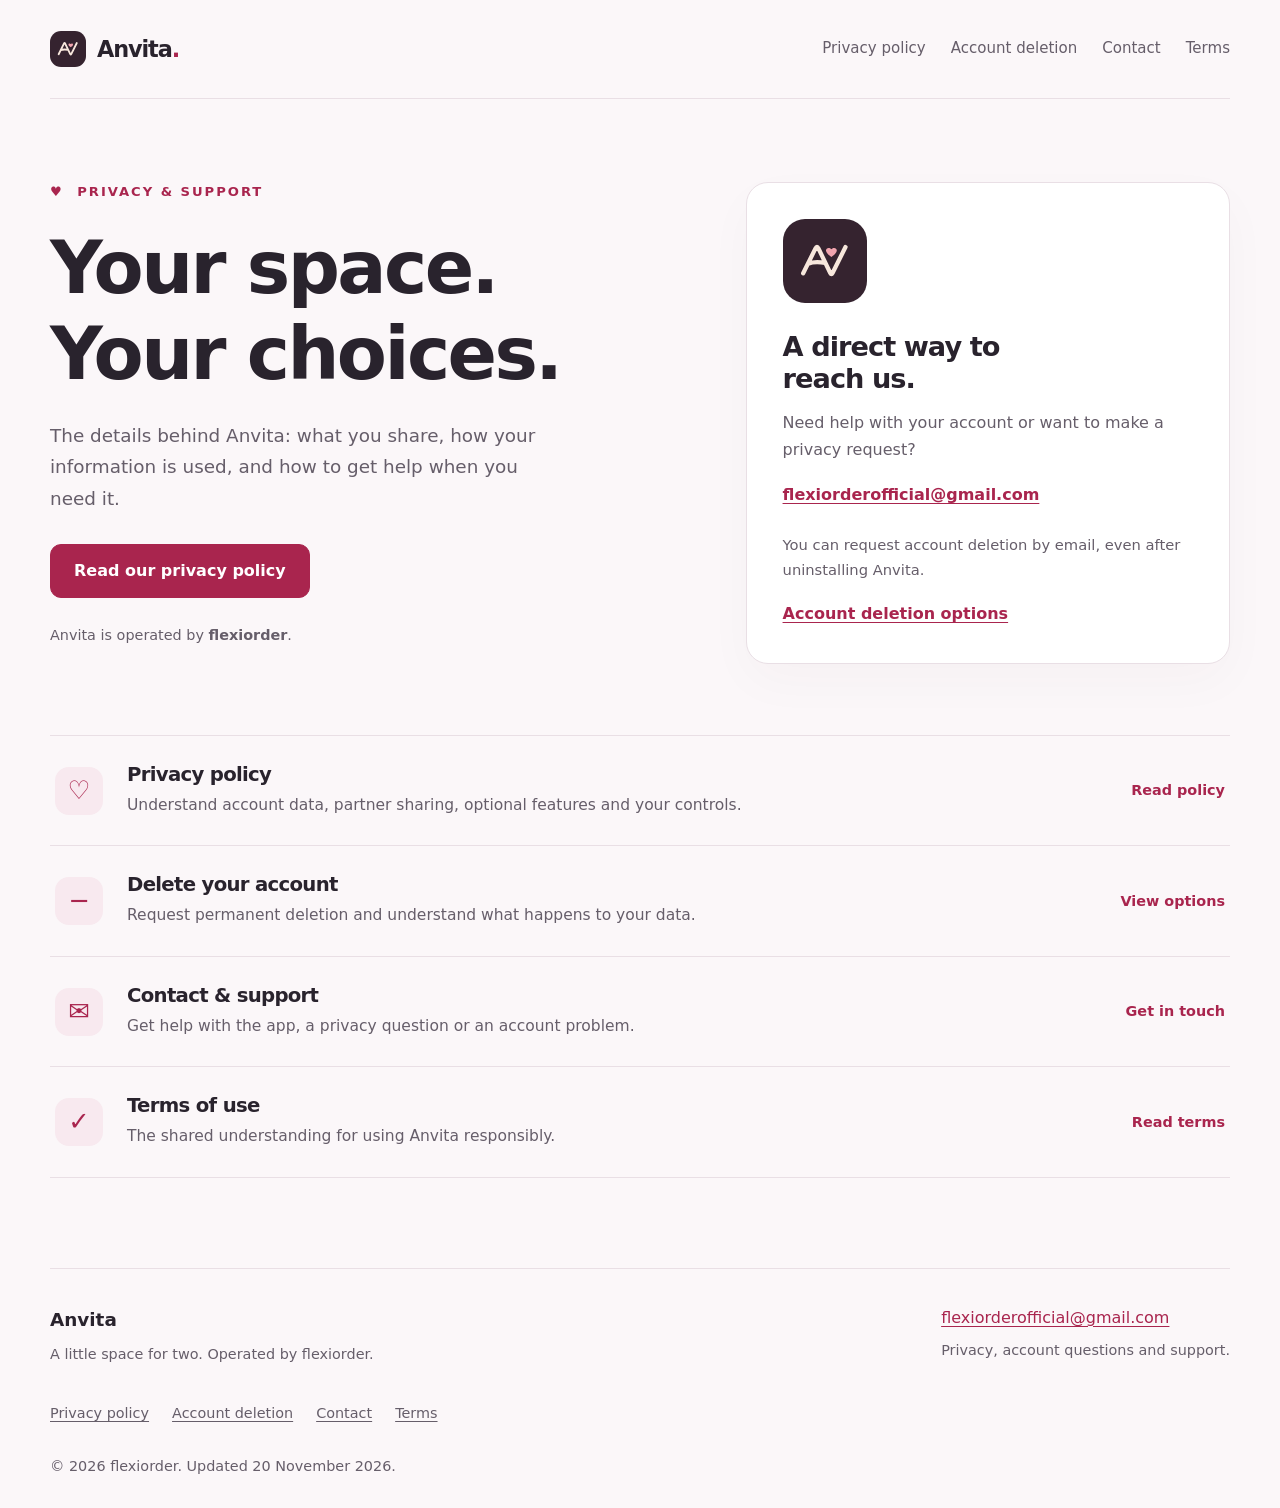
<file: index.html>
<!doctype html>
<html lang="en">
<head>
  <meta charset="utf-8">
  <meta name="viewport" content="width=device-width, initial-scale=1">
  <meta name="description" content="Anvita privacy policy, account deletion instructions and support contact. Operated by flexiorder.">
  <meta name="theme-color" content="#fbf7f9">
  <meta name="referrer" content="strict-origin-when-cross-origin">
  <title>Privacy &amp; support · Anvita</title>
  <link rel="icon" href="./favicon.svg" type="image/svg+xml">
  <link rel="stylesheet" href="./styles.css">
</head>
<body>
<a class="skip-link" href="#main">Skip to content</a>
<header class="site-header">
  <a class="brand" href="./" aria-label="Anvita home"><img src="./favicon.svg" width="36" height="36" alt=""><span>Anvita<span class="brand-dot">.</span></span></a>
  <nav class="main-nav" aria-label="Main navigation"><a href="./privacy/">Privacy policy</a><a href="./delete-account/">Account deletion</a><a href="./contact/">Contact</a><a href="./terms/">Terms</a></nav>
</header>
<main id="main" tabindex="-1" class="page">

<section class="welcome" aria-labelledby="welcome-title">
  <div><p class="eyebrow"><span class="small-heart" aria-hidden="true">♥</span> PRIVACY &amp; SUPPORT</p><h1 id="welcome-title">Your space.<br>Your choices.</h1><p class="lead">The details behind Anvita: what you share, how your information is used, and how to get help when you need it.</p><a class="button" href="./privacy/">Read our privacy policy</a><p class="publisher">Anvita is operated by <strong>flexiorder</strong>.</p></div>
  <aside class="quick-help" aria-label="Quick help"><img class="hero-heart" src="./favicon.svg" width="84" height="84" alt=""><h2>A direct way to reach us.</h2><p>Need help with your account or want to make a privacy request?</p><a class="email" href="mailto:flexiorderofficial@gmail.com">flexiorderofficial@gmail.com</a><p class="small">You can request account deletion by email, even after uninstalling Anvita.</p><a class="text-link" href="./delete-account/">Account deletion options</a></aside>
</section>
<section class="resource-list" aria-label="Your options">
  <a href="./privacy/"><span class="resource-symbol" aria-hidden="true">♡</span><div><h2>Privacy policy</h2><p>Understand account data, partner sharing, optional features and your controls.</p></div><span class="resource-action">Read policy</span></a>
  <a href="./delete-account/"><span class="resource-symbol" aria-hidden="true">−</span><div><h2>Delete your account</h2><p>Request permanent deletion and understand what happens to your data.</p></div><span class="resource-action">View options</span></a>
  <a href="./contact/"><span class="resource-symbol" aria-hidden="true">✉</span><div><h2>Contact &amp; support</h2><p>Get help with the app, a privacy question or an account problem.</p></div><span class="resource-action">Get in touch</span></a>
  <a href="./terms/"><span class="resource-symbol" aria-hidden="true">✓</span><div><h2>Terms of use</h2><p>The shared understanding for using Anvita responsibly.</p></div><span class="resource-action">Read terms</span></a>
</section>
</main>
<footer class="site-footer"><div><a class="footer-brand" href="./">Anvita</a><p>A little space for two. Operated by flexiorder.</p></div><div><a href="mailto:flexiorderofficial@gmail.com">flexiorderofficial@gmail.com</a><p>Privacy, account questions and support.</p></div><nav aria-label="Footer navigation"><a href="./privacy/">Privacy policy</a><a href="./delete-account/">Account deletion</a><a href="./contact/">Contact</a><a href="./terms/">Terms</a></nav><p class="copyright">© 2026 flexiorder. Updated 20 November 2026.</p></footer>
</body>
</html>
</file>
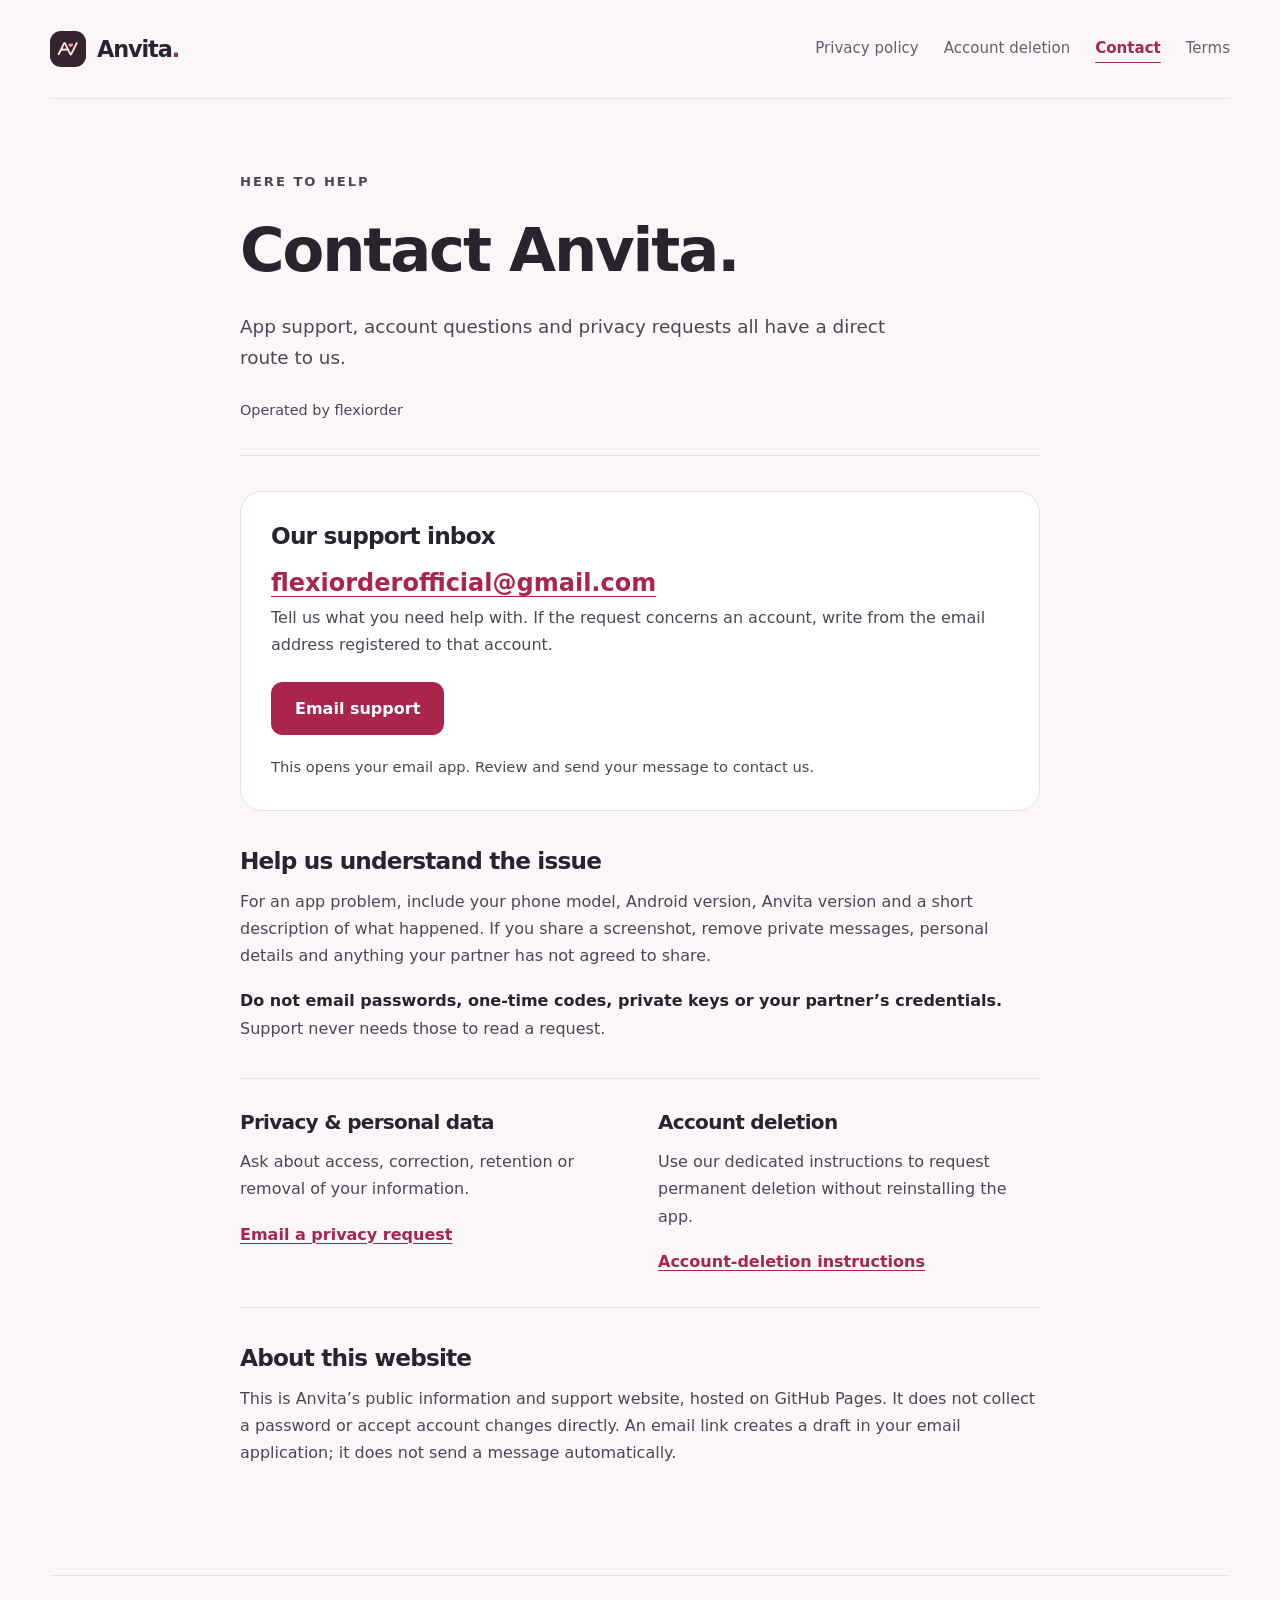
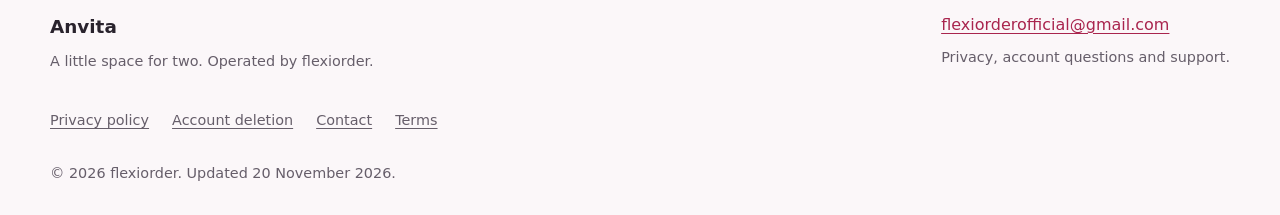
<file: contact/index.html>
<!doctype html>
<html lang="en">
<head>
  <meta charset="utf-8">
  <meta name="viewport" content="width=device-width, initial-scale=1">
  <meta name="description" content="Contact flexiorder for Anvita support, privacy questions and account deletion at flexiorderofficial@gmail.com.">
  <meta name="theme-color" content="#fbf7f9">
  <meta name="referrer" content="strict-origin-when-cross-origin">
  <title>Contact &amp; support · Anvita</title>
  <link rel="icon" href="../favicon.svg" type="image/svg+xml">
  <link rel="stylesheet" href="../styles.css">
</head>
<body>
<a class="skip-link" href="#main">Skip to content</a>
<header class="site-header">
  <a class="brand" href="../" aria-label="Anvita home"><img src="../favicon.svg" width="36" height="36" alt=""><span>Anvita<span class="brand-dot">.</span></span></a>
  <nav class="main-nav" aria-label="Main navigation"><a href="../privacy/">Privacy policy</a><a href="../delete-account/">Account deletion</a><a href="../contact/" aria-current="page">Contact</a><a href="../terms/">Terms</a></nav>
</header>
<main id="main" tabindex="-1" class="page">

<article class="document contact-document"><header class="document-header"><p class="eyebrow">HERE TO HELP</p><h1>Contact Anvita.</h1><p class="lead">App support, account questions and privacy requests all have a direct route to us.</p><p class="updated">Operated by flexiorder</p></header><section class="request-panel"><h2>Our support inbox</h2><a class="email large-email" href="mailto:flexiorderofficial@gmail.com">flexiorderofficial@gmail.com</a><p>Tell us what you need help with. If the request concerns an account, write from the email address registered to that account.</p><a class="button" href="mailto:flexiorderofficial@gmail.com?subject=Anvita%20support&amp;body=Please%20describe%20the%20issue%2C%20your%20app%20version%20and%20phone%20model.%20Do%20not%20include%20your%20password%2C%20one-time%20codes%20or%20private%20partner%20content.%0A%0AIssue%3A%0A">Email support</a><p class="small">This opens your email app. Review and send your message to contact us.</p></section><section><h2>Help us understand the issue</h2><p>For an app problem, include your phone model, Android version, Anvita version and a short description of what happened. If you share a screenshot, remove private messages, personal details and anything your partner has not agreed to share.</p><p><strong>Do not email passwords, one-time codes, private keys or your partner’s credentials.</strong> Support never needs those to read a request.</p></section><section class="contact-options"><div><h2>Privacy &amp; personal data</h2><p>Ask about access, correction, retention or removal of your information.</p><a class="text-link" href="mailto:flexiorderofficial@gmail.com?subject=Anvita%20privacy%20request&amp;body=I%20have%20a%20question%20or%20request%20about%20my%20personal%20data%20in%20Anvita.%0A%0ARequest%20details%3A%0A">Email a privacy request</a></div><div><h2>Account deletion</h2><p>Use our dedicated instructions to request permanent deletion without reinstalling the app.</p><a class="text-link" href="../delete-account/">Account-deletion instructions</a></div></section><section><h2>About this website</h2><p>This is Anvita’s public information and support website, hosted on GitHub Pages. It does not collect a password or accept account changes directly. An email link creates a draft in your email application; it does not send a message automatically.</p></section></article>
</main>
<footer class="site-footer"><div><a class="footer-brand" href="../">Anvita</a><p>A little space for two. Operated by flexiorder.</p></div><div><a href="mailto:flexiorderofficial@gmail.com">flexiorderofficial@gmail.com</a><p>Privacy, account questions and support.</p></div><nav aria-label="Footer navigation"><a href="../privacy/">Privacy policy</a><a href="../delete-account/">Account deletion</a><a href="../contact/" aria-current="page">Contact</a><a href="../terms/">Terms</a></nav><p class="copyright">© 2026 flexiorder. Updated 20 November 2026.</p></footer>
</body>
</html>
</file>
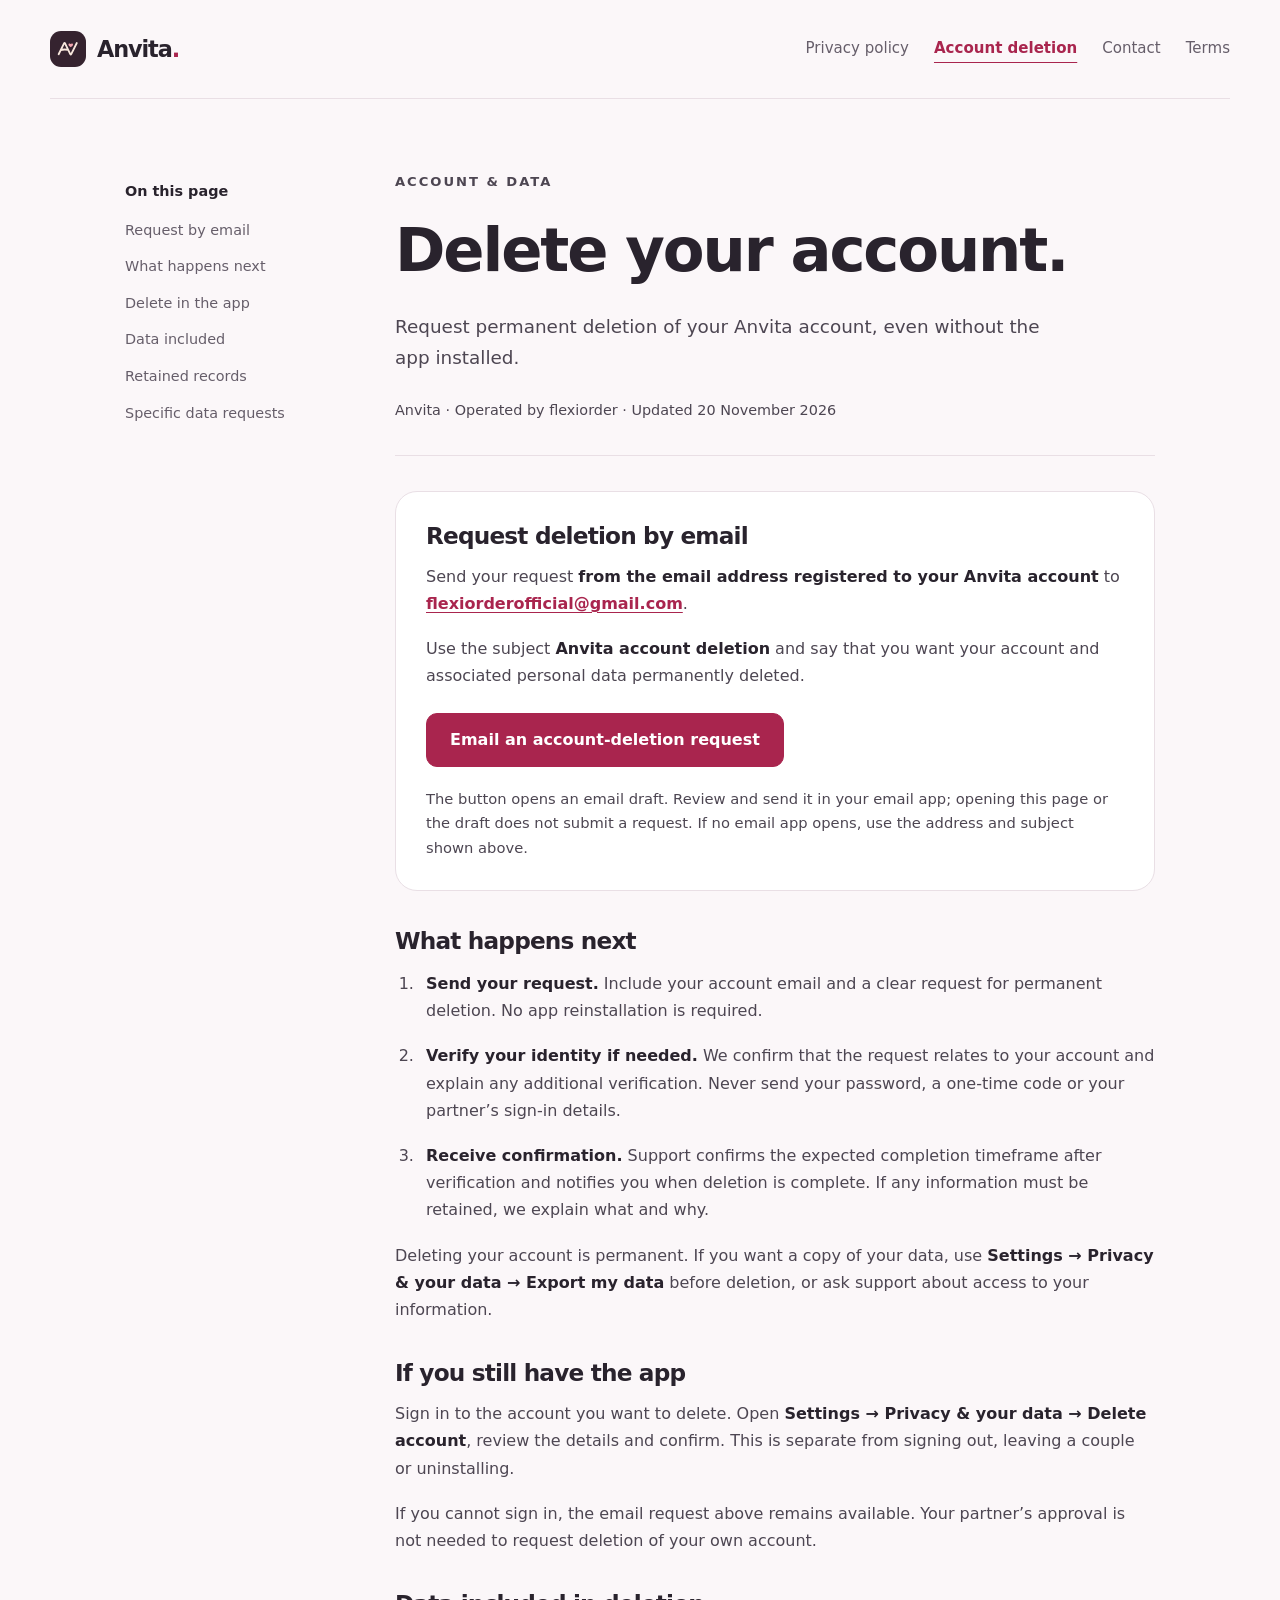
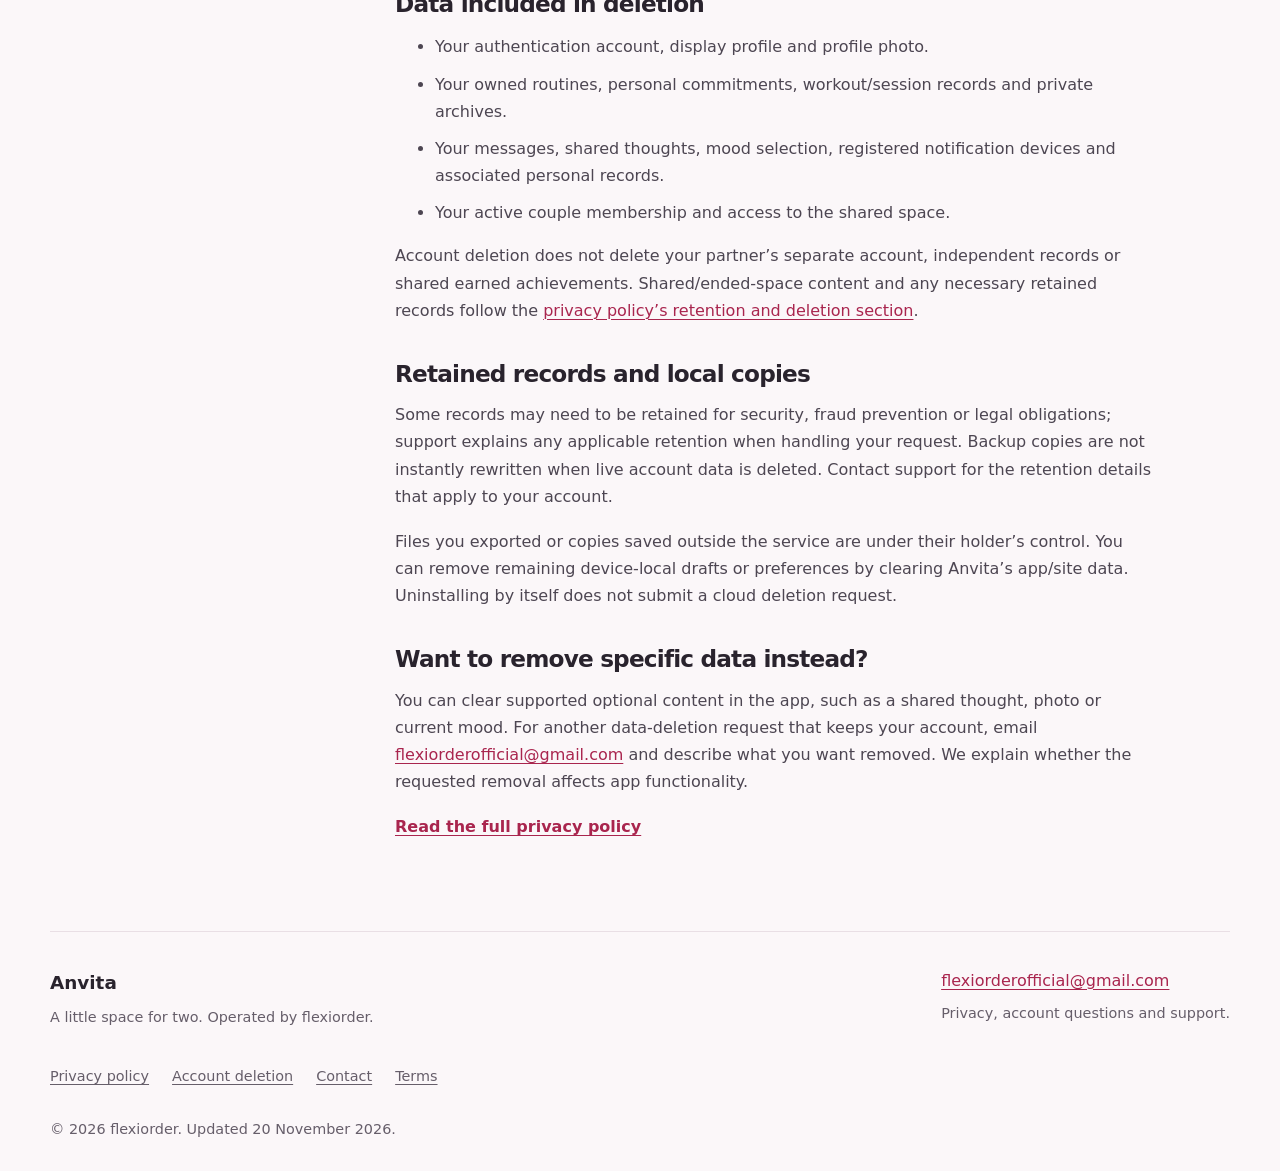
<file: delete-account/index.html>
<!doctype html>
<html lang="en">
<head>
  <meta charset="utf-8">
  <meta name="viewport" content="width=device-width, initial-scale=1">
  <meta name="description" content="Request permanent deletion of your Anvita account and personal data by email, without reinstalling the app. Support from flexiorder.">
  <meta name="theme-color" content="#fbf7f9">
  <meta name="referrer" content="strict-origin-when-cross-origin">
  <title>Account deletion · Anvita</title>
  <link rel="icon" href="../favicon.svg" type="image/svg+xml">
  <link rel="stylesheet" href="../styles.css">
</head>
<body class="deletion-page">
<a class="skip-link" href="#main">Skip to content</a>
<header class="site-header">
  <a class="brand" href="../" aria-label="Anvita home"><img src="../favicon.svg" width="36" height="36" alt=""><span>Anvita<span class="brand-dot">.</span></span></a>
  <nav class="main-nav" aria-label="Main navigation"><a href="../privacy/">Privacy policy</a><a href="../delete-account/" aria-current="page">Account deletion</a><a href="../contact/">Contact</a><a href="../terms/">Terms</a></nav>
</header>
<main id="main" tabindex="-1" class="page page-grid">
<aside class="contents" aria-label="On this page"><p>On this page</p><nav><a href="#request">Request by email</a><a href="#steps">What happens next</a><a href="#app">Delete in the app</a><a href="#removed">Data included</a><a href="#retained">Retained records</a><a href="#other">Specific data requests</a></nav></aside>
<article class="document">
<header class="document-header"><p class="eyebrow">ACCOUNT &amp; DATA</p><h1>Delete your account.</h1><p class="lead">Request permanent deletion of your Anvita account, even without the app installed.</p><p class="updated">Anvita · Operated by flexiorder · Updated 20 November 2026</p></header>
<section class="request-panel" id="request"><h2>Request deletion by email</h2><p>Send your request <strong>from the email address registered to your Anvita account</strong> to <a class="email" href="mailto:flexiorderofficial@gmail.com?subject=Anvita%20account%20deletion&amp;body=Please%20permanently%20delete%20my%20Anvita%20account%20and%20associated%20personal%20data.%0A%0AI%20am%20sending%20this%20request%20from%20the%20email%20address%20registered%20to%20my%20account.%20Please%20let%20me%20know%20any%20verification%20steps%20and%20the%20expected%20completion%20timeframe.%0A">flexiorderofficial@gmail.com</a>.</p><p>Use the subject <strong>Anvita account deletion</strong> and say that you want your account and associated personal data permanently deleted.</p><a class="button" href="mailto:flexiorderofficial@gmail.com?subject=Anvita%20account%20deletion&amp;body=Please%20permanently%20delete%20my%20Anvita%20account%20and%20associated%20personal%20data.%0A%0AI%20am%20sending%20this%20request%20from%20the%20email%20address%20registered%20to%20my%20account.%20Please%20let%20me%20know%20any%20verification%20steps%20and%20the%20expected%20completion%20timeframe.%0A">Email an account-deletion request</a><p class="small">The button opens an email draft. Review and send it in your email app; opening this page or the draft does not submit a request. If no email app opens, use the address and subject shown above.</p></section>
<section id="steps"><h2>What happens next</h2><ol class="steps"><li><strong>Send your request.</strong> Include your account email and a clear request for permanent deletion. No app reinstallation is required.</li><li><strong>Verify your identity if needed.</strong> We confirm that the request relates to your account and explain any additional verification. Never send your password, a one-time code or your partner’s sign-in details.</li><li><strong>Receive confirmation.</strong> Support confirms the expected completion timeframe after verification and notifies you when deletion is complete. If any information must be retained, we explain what and why.</li></ol><p>Deleting your account is permanent. If you want a copy of your data, use <strong>Settings → Privacy &amp; your data → Export my data</strong> before deletion, or ask support about access to your information.</p></section>
<section id="app"><h2>If you still have the app</h2><p>Sign in to the account you want to delete. Open <strong>Settings → Privacy &amp; your data → Delete account</strong>, review the details and confirm. This is separate from signing out, leaving a couple or uninstalling.</p><p>If you cannot sign in, the email request above remains available. Your partner’s approval is not needed to request deletion of your own account.</p></section>
<section id="removed"><h2>Data included in deletion</h2><ul><li>Your authentication account, display profile and profile photo.</li><li>Your owned routines, personal commitments, workout/session records and private archives.</li><li>Your messages, shared thoughts, mood selection, registered notification devices and associated personal records.</li><li>Your active couple membership and access to the shared space.</li></ul><p>Account deletion does not delete your partner’s separate account, independent records or shared earned achievements. Shared/ended-space content and any necessary retained records follow the <a href="../privacy/#retention">privacy policy’s retention and deletion section</a>.</p></section>
<section id="retained"><h2>Retained records and local copies</h2><p>Some records may need to be retained for security, fraud prevention or legal obligations; support explains any applicable retention when handling your request. Backup copies are not instantly rewritten when live account data is deleted. Contact support for the retention details that apply to your account.</p><p>Files you exported or copies saved outside the service are under their holder’s control. You can remove remaining device-local drafts or preferences by clearing Anvita’s app/site data. Uninstalling by itself does not submit a cloud deletion request.</p></section>
<section id="other"><h2>Want to remove specific data instead?</h2><p>You can clear supported optional content in the app, such as a shared thought, photo or current mood. For another data-deletion request that keeps your account, email <a href="mailto:flexiorderofficial@gmail.com?subject=Anvita%20privacy%20request&amp;body=I%20have%20a%20question%20or%20request%20about%20my%20personal%20data%20in%20Anvita.%0A%0ARequest%20details%3A%0A">flexiorderofficial@gmail.com</a> and describe what you want removed. We explain whether the requested removal affects app functionality.</p><a class="text-link" href="../privacy/">Read the full privacy policy</a></section>
</article>
</main>
<footer class="site-footer"><div><a class="footer-brand" href="../">Anvita</a><p>A little space for two. Operated by flexiorder.</p></div><div><a href="mailto:flexiorderofficial@gmail.com">flexiorderofficial@gmail.com</a><p>Privacy, account questions and support.</p></div><nav aria-label="Footer navigation"><a href="../privacy/">Privacy policy</a><a href="../delete-account/" aria-current="page">Account deletion</a><a href="../contact/">Contact</a><a href="../terms/">Terms</a></nav><p class="copyright">© 2026 flexiorder. Updated 20 November 2026.</p></footer>
</body>
</html>
</file>
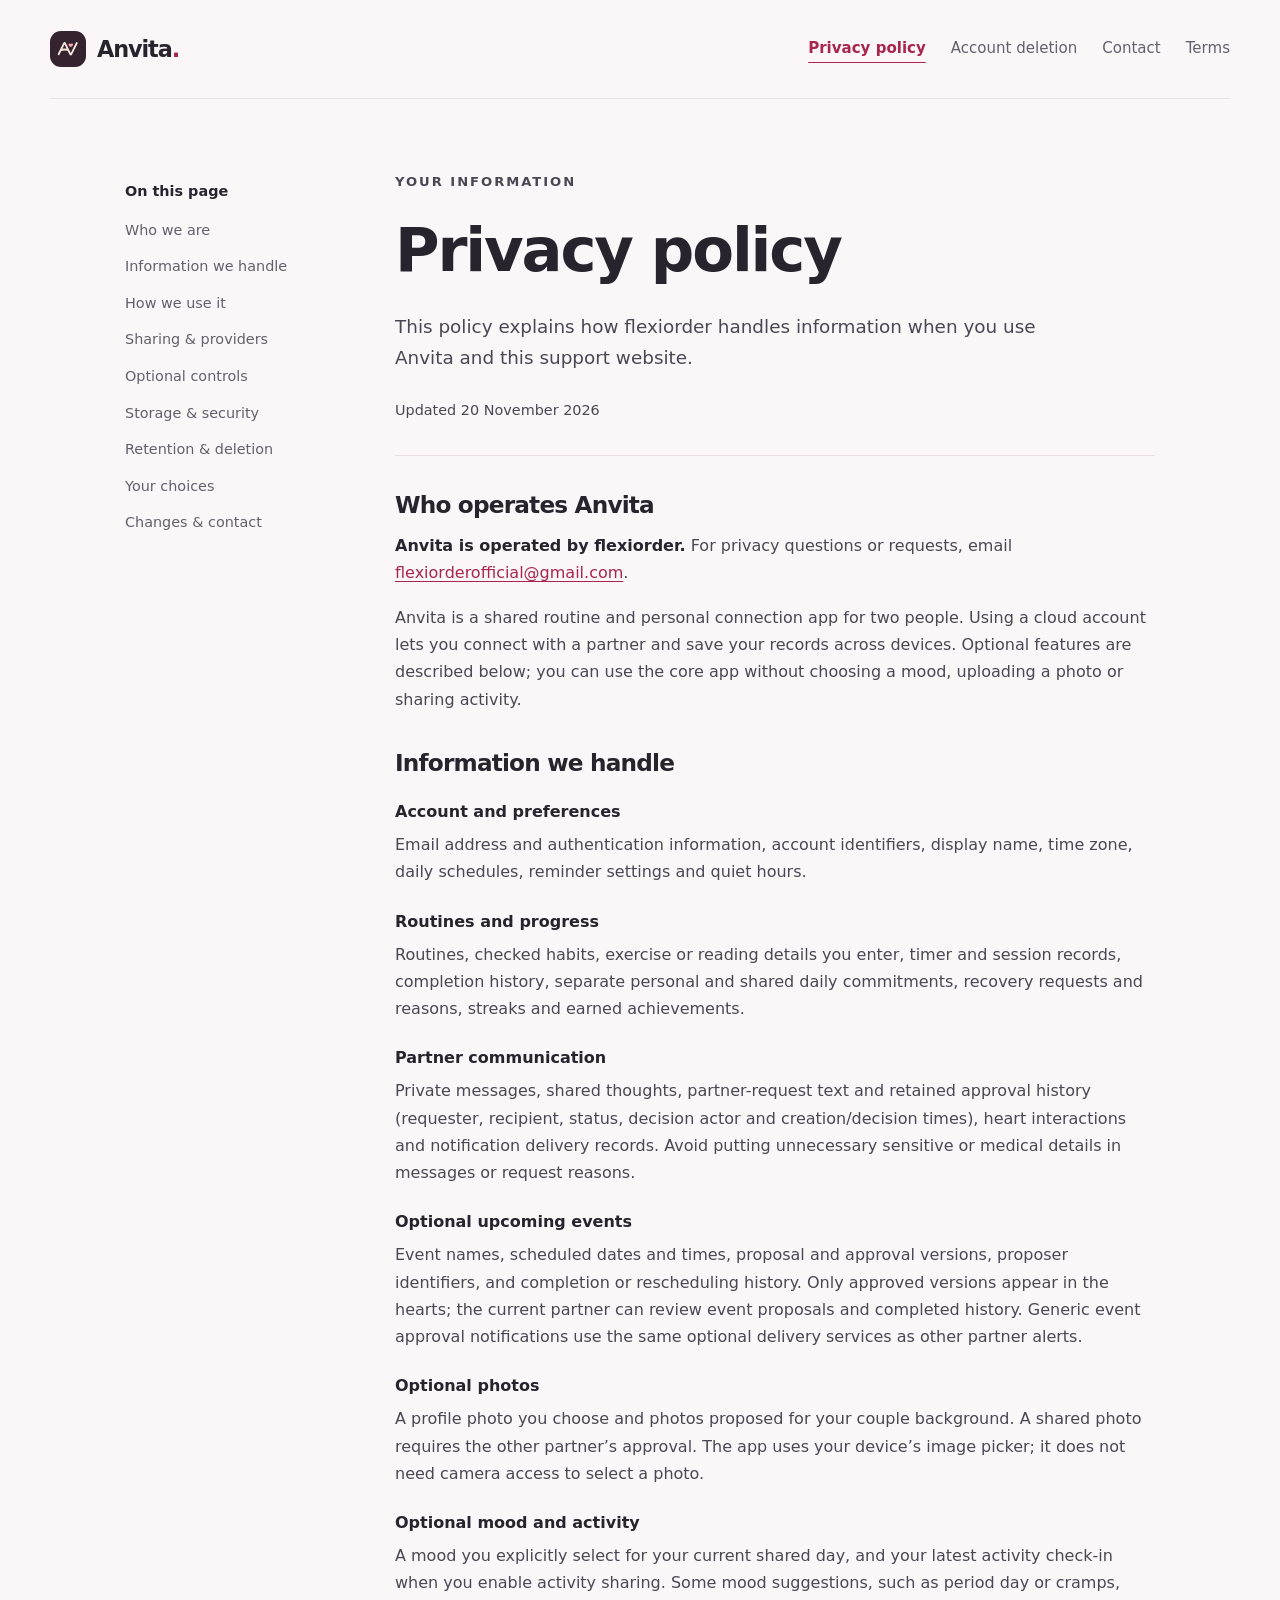
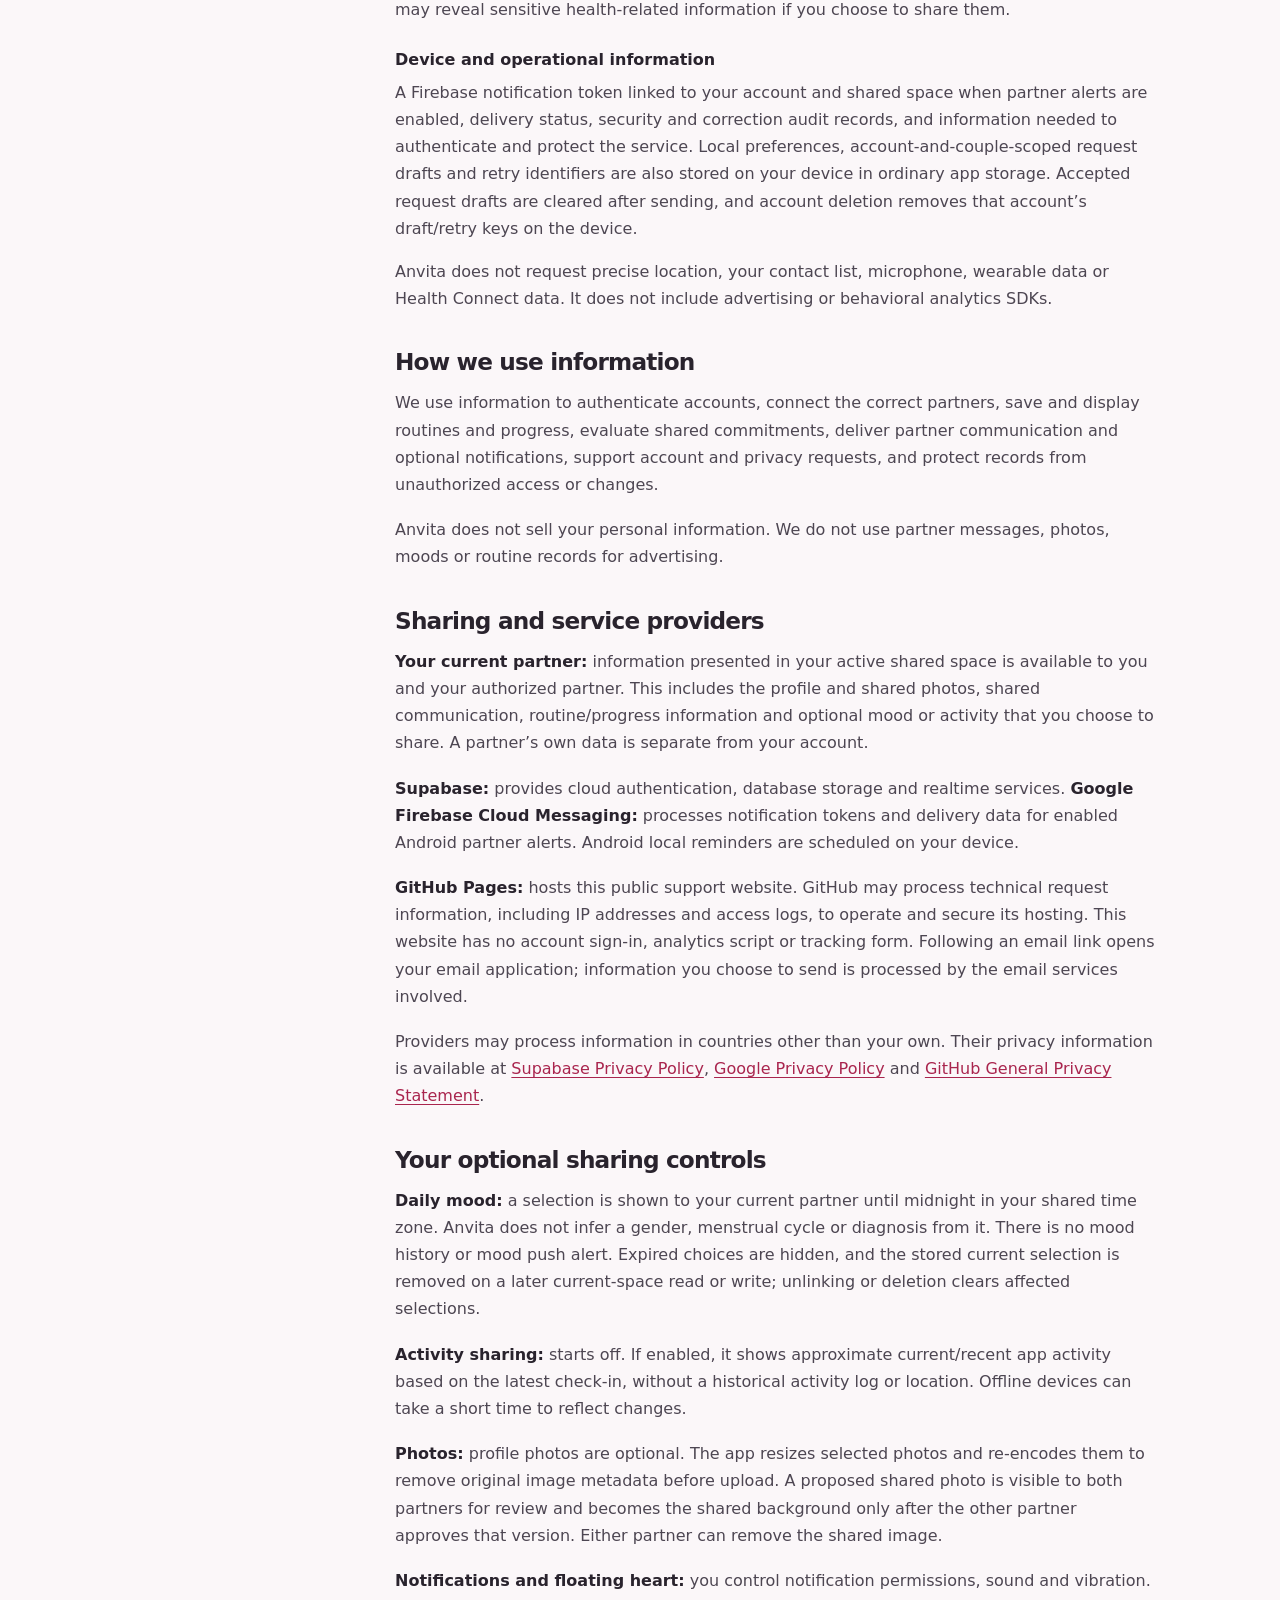
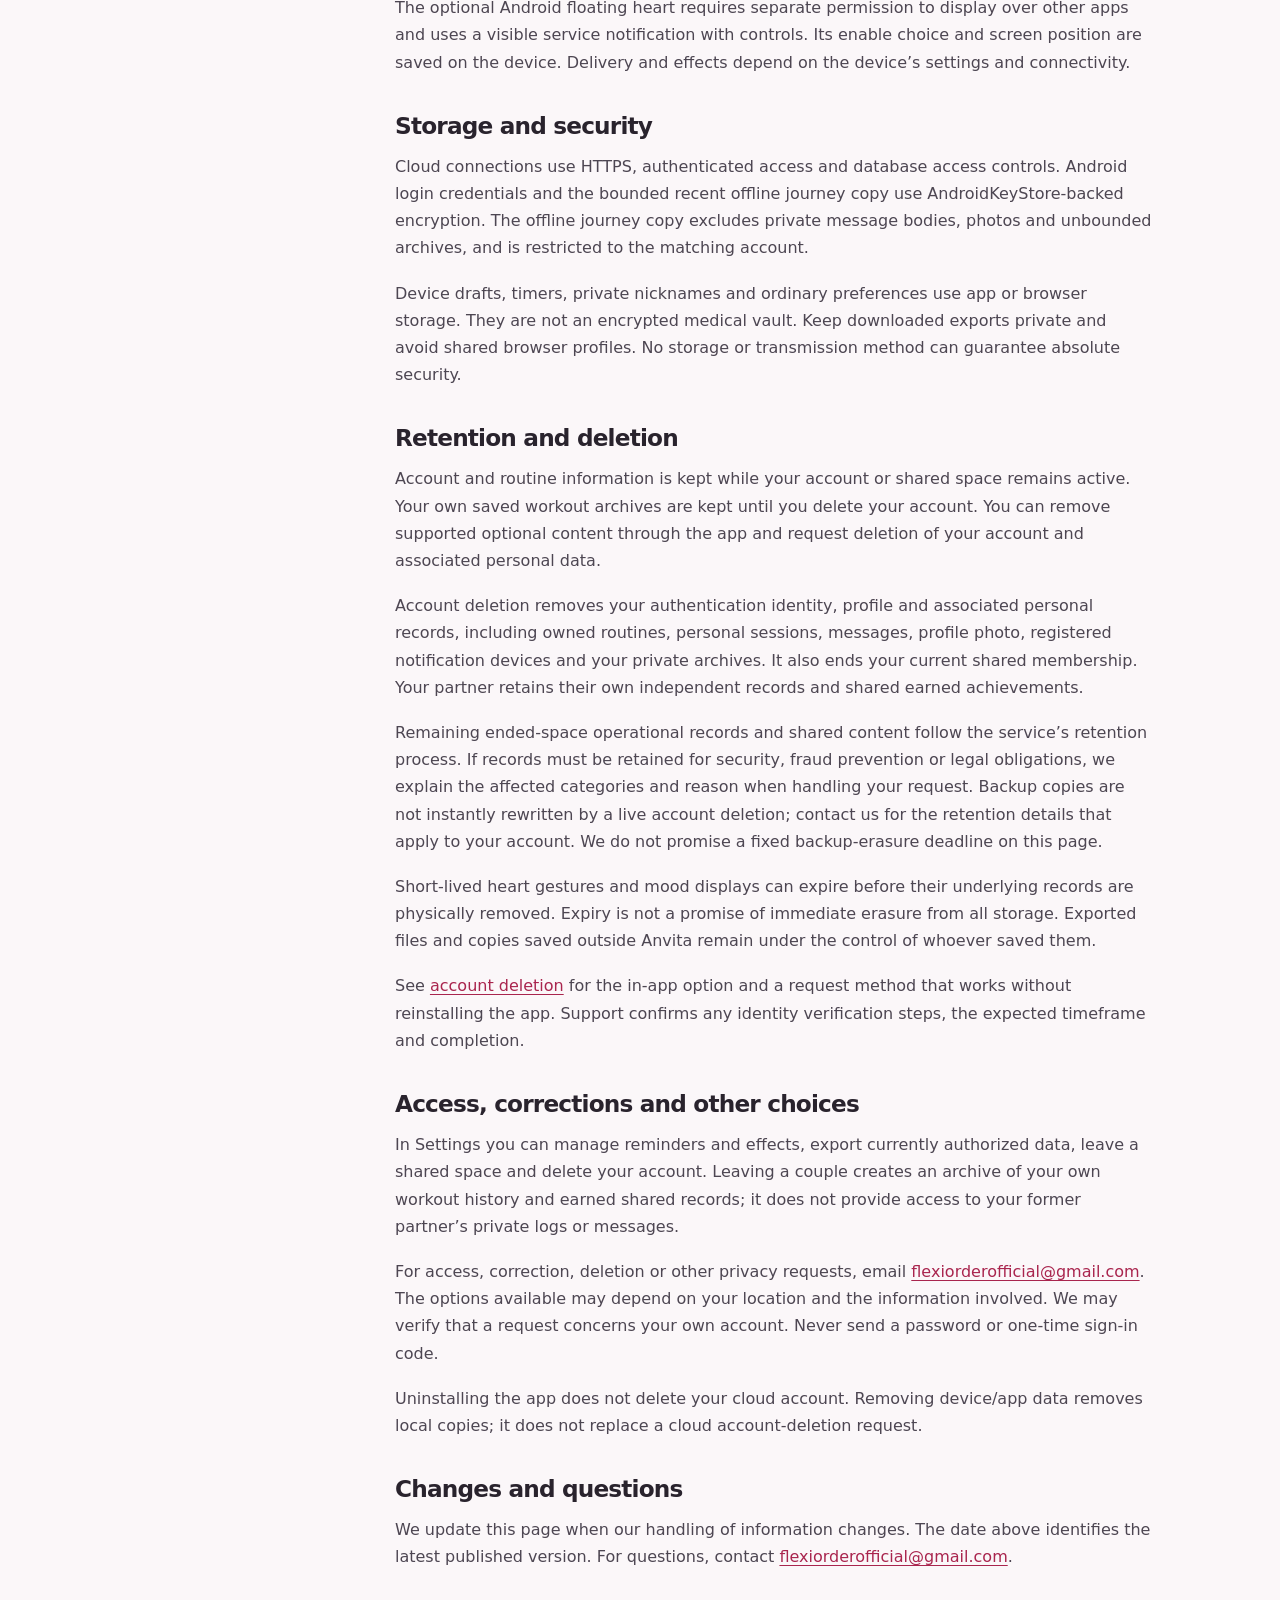
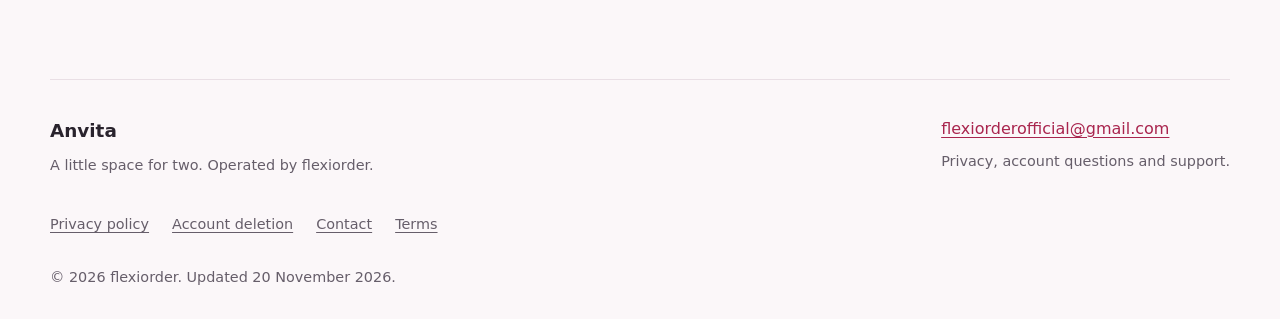
<file: privacy/index.html>
<!doctype html>
<html lang="en">
<head>
  <meta charset="utf-8">
  <meta name="viewport" content="width=device-width, initial-scale=1">
  <meta name="description" content="Anvita privacy policy: personal data, optional partner sharing, storage, retention, deletion and privacy contact for flexiorder.">
  <meta name="theme-color" content="#fbf7f9">
  <meta name="referrer" content="strict-origin-when-cross-origin">
  <title>Privacy policy · Anvita</title>
  <link rel="icon" href="../favicon.svg" type="image/svg+xml">
  <link rel="stylesheet" href="../styles.css">
</head>
<body>
<a class="skip-link" href="#main">Skip to content</a>
<header class="site-header">
  <a class="brand" href="../" aria-label="Anvita home"><img src="../favicon.svg" width="36" height="36" alt=""><span>Anvita<span class="brand-dot">.</span></span></a>
  <nav class="main-nav" aria-label="Main navigation"><a href="../privacy/" aria-current="page">Privacy policy</a><a href="../delete-account/">Account deletion</a><a href="../contact/">Contact</a><a href="../terms/">Terms</a></nav>
</header>
<main id="main" tabindex="-1" class="page page-grid">
<aside class="contents" aria-label="On this page"><p>On this page</p><nav><a href="#operator">Who we are</a><a href="#data">Information we handle</a><a href="#use">How we use it</a><a href="#sharing">Sharing & providers</a><a href="#optional">Optional controls</a><a href="#security">Storage & security</a><a href="#retention">Retention & deletion</a><a href="#choices">Your choices</a><a href="#changes">Changes & contact</a></nav></aside>
<article class="document">
<header class="document-header"><p class="eyebrow">YOUR INFORMATION</p><h1>Privacy policy</h1><p class="lead">This policy explains how flexiorder handles information when you use Anvita and this support website.</p><p class="updated">Updated 20 November 2026</p></header>
<section id="operator"><h2>Who operates Anvita</h2><p><strong>Anvita is operated by flexiorder.</strong> For privacy questions or requests, email <a href="mailto:flexiorderofficial@gmail.com?subject=Anvita%20privacy%20request&amp;body=I%20have%20a%20question%20or%20request%20about%20my%20personal%20data%20in%20Anvita.%0A%0ARequest%20details%3A%0A">flexiorderofficial@gmail.com</a>.</p><p>Anvita is a shared routine and personal connection app for two people. Using a cloud account lets you connect with a partner and save your records across devices. Optional features are described below; you can use the core app without choosing a mood, uploading a photo or sharing activity.</p></section>
<section id="data"><h2>Information we handle</h2><dl class="data-list">
<dt>Account and preferences</dt><dd>Email address and authentication information, account identifiers, display name, time zone, daily schedules, reminder settings and quiet hours.</dd>
<dt>Routines and progress</dt><dd>Routines, checked habits, exercise or reading details you enter, timer and session records, completion history, separate personal and shared daily commitments, recovery requests and reasons, streaks and earned achievements.</dd>
<dt>Partner communication</dt><dd>Private messages, shared thoughts, partner-request text and retained approval history (requester, recipient, status, decision actor and creation/decision times), heart interactions and notification delivery records. Avoid putting unnecessary sensitive or medical details in messages or request reasons.</dd>
<dt>Optional upcoming events</dt><dd>Event names, scheduled dates and times, proposal and approval versions, proposer identifiers, and completion or rescheduling history. Only approved versions appear in the hearts; the current partner can review event proposals and completed history. Generic event approval notifications use the same optional delivery services as other partner alerts.</dd>
<dt>Optional photos</dt><dd>A profile photo you choose and photos proposed for your couple background. A shared photo requires the other partner’s approval. The app uses your device’s image picker; it does not need camera access to select a photo.</dd>
<dt>Optional mood and activity</dt><dd>A mood you explicitly select for your current shared day, and your latest activity check-in when you enable activity sharing. Some mood suggestions, such as period day or cramps, may reveal sensitive health-related information if you choose to share them.</dd>
<dt>Device and operational information</dt><dd>A Firebase notification token linked to your account and shared space when partner alerts are enabled, delivery status, security and correction audit records, and information needed to authenticate and protect the service. Local preferences, account-and-couple-scoped request drafts and retry identifiers are also stored on your device in ordinary app storage. Accepted request drafts are cleared after sending, and account deletion removes that account’s draft/retry keys on the device.</dd>
</dl><p>Anvita does not request precise location, your contact list, microphone, wearable data or Health Connect data. It does not include advertising or behavioral analytics SDKs.</p></section>
<section id="use"><h2>How we use information</h2><p>We use information to authenticate accounts, connect the correct partners, save and display routines and progress, evaluate shared commitments, deliver partner communication and optional notifications, support account and privacy requests, and protect records from unauthorized access or changes.</p><p>Anvita does not sell your personal information. We do not use partner messages, photos, moods or routine records for advertising.</p></section>
<section id="sharing"><h2>Sharing and service providers</h2><p><strong>Your current partner:</strong> information presented in your active shared space is available to you and your authorized partner. This includes the profile and shared photos, shared communication, routine/progress information and optional mood or activity that you choose to share. A partner’s own data is separate from your account.</p><p><strong>Supabase:</strong> provides cloud authentication, database storage and realtime services. <strong>Google Firebase Cloud Messaging:</strong> processes notification tokens and delivery data for enabled Android partner alerts. Android local reminders are scheduled on your device.</p><p><strong>GitHub Pages:</strong> hosts this public support website. GitHub may process technical request information, including IP addresses and access logs, to operate and secure its hosting. This website has no account sign-in, analytics script or tracking form. Following an email link opens your email application; information you choose to send is processed by the email services involved.</p><p>Providers may process information in countries other than your own. Their privacy information is available at <a href="https://supabase.com/privacy">Supabase Privacy Policy</a>, <a href="https://policies.google.com/privacy">Google Privacy Policy</a> and <a href="https://docs.github.com/en/site-policy/privacy-policies/github-general-privacy-statement">GitHub General Privacy Statement</a>.</p></section>
<section id="optional"><h2>Your optional sharing controls</h2><p><strong>Daily mood:</strong> a selection is shown to your current partner until midnight in your shared time zone. Anvita does not infer a gender, menstrual cycle or diagnosis from it. There is no mood history or mood push alert. Expired choices are hidden, and the stored current selection is removed on a later current-space read or write; unlinking or deletion clears affected selections.</p><p><strong>Activity sharing:</strong> starts off. If enabled, it shows approximate current/recent app activity based on the latest check-in, without a historical activity log or location. Offline devices can take a short time to reflect changes.</p><p><strong>Photos:</strong> profile photos are optional. The app resizes selected photos and re-encodes them to remove original image metadata before upload. A proposed shared photo is visible to both partners for review and becomes the shared background only after the other partner approves that version. Either partner can remove the shared image.</p><p><strong>Notifications and floating heart:</strong> you control notification permissions, sound and vibration. The optional Android floating heart requires separate permission to display over other apps and uses a visible service notification with controls. Its enable choice and screen position are saved on the device. Delivery and effects depend on the device’s settings and connectivity.</p></section>
<section id="security"><h2>Storage and security</h2><p>Cloud connections use HTTPS, authenticated access and database access controls. Android login credentials and the bounded recent offline journey copy use AndroidKeyStore-backed encryption. The offline journey copy excludes private message bodies, photos and unbounded archives, and is restricted to the matching account.</p><p>Device drafts, timers, private nicknames and ordinary preferences use app or browser storage. They are not an encrypted medical vault. Keep downloaded exports private and avoid shared browser profiles. No storage or transmission method can guarantee absolute security.</p></section>
<section id="retention"><h2>Retention and deletion</h2><p>Account and routine information is kept while your account or shared space remains active. Your own saved workout archives are kept until you delete your account. You can remove supported optional content through the app and request deletion of your account and associated personal data.</p><p>Account deletion removes your authentication identity, profile and associated personal records, including owned routines, personal sessions, messages, profile photo, registered notification devices and your private archives. It also ends your current shared membership. Your partner retains their own independent records and shared earned achievements.</p><p>Remaining ended-space operational records and shared content follow the service’s retention process. If records must be retained for security, fraud prevention or legal obligations, we explain the affected categories and reason when handling your request. Backup copies are not instantly rewritten by a live account deletion; contact us for the retention details that apply to your account. We do not promise a fixed backup-erasure deadline on this page.</p><p>Short-lived heart gestures and mood displays can expire before their underlying records are physically removed. Expiry is not a promise of immediate erasure from all storage. Exported files and copies saved outside Anvita remain under the control of whoever saved them.</p><p>See <a href="../delete-account/">account deletion</a> for the in-app option and a request method that works without reinstalling the app. Support confirms any identity verification steps, the expected timeframe and completion.</p></section>
<section id="choices"><h2>Access, corrections and other choices</h2><p>In Settings you can manage reminders and effects, export currently authorized data, leave a shared space and delete your account. Leaving a couple creates an archive of your own workout history and earned shared records; it does not provide access to your former partner’s private logs or messages.</p><p>For access, correction, deletion or other privacy requests, email <a href="mailto:flexiorderofficial@gmail.com?subject=Anvita%20privacy%20request&amp;body=I%20have%20a%20question%20or%20request%20about%20my%20personal%20data%20in%20Anvita.%0A%0ARequest%20details%3A%0A">flexiorderofficial@gmail.com</a>. The options available may depend on your location and the information involved. We may verify that a request concerns your own account. Never send a password or one-time sign-in code.</p><p>Uninstalling the app does not delete your cloud account. Removing device/app data removes local copies; it does not replace a cloud account-deletion request.</p></section>
<section id="changes"><h2>Changes and questions</h2><p>We update this page when our handling of information changes. The date above identifies the latest published version. For questions, contact <a href="mailto:flexiorderofficial@gmail.com">flexiorderofficial@gmail.com</a>.</p></section>
</article>
</main>
<footer class="site-footer"><div><a class="footer-brand" href="../">Anvita</a><p>A little space for two. Operated by flexiorder.</p></div><div><a href="mailto:flexiorderofficial@gmail.com">flexiorderofficial@gmail.com</a><p>Privacy, account questions and support.</p></div><nav aria-label="Footer navigation"><a href="../privacy/" aria-current="page">Privacy policy</a><a href="../delete-account/">Account deletion</a><a href="../contact/">Contact</a><a href="../terms/">Terms</a></nav><p class="copyright">© 2026 flexiorder. Updated 20 November 2026.</p></footer>
</body>
</html>
</file>
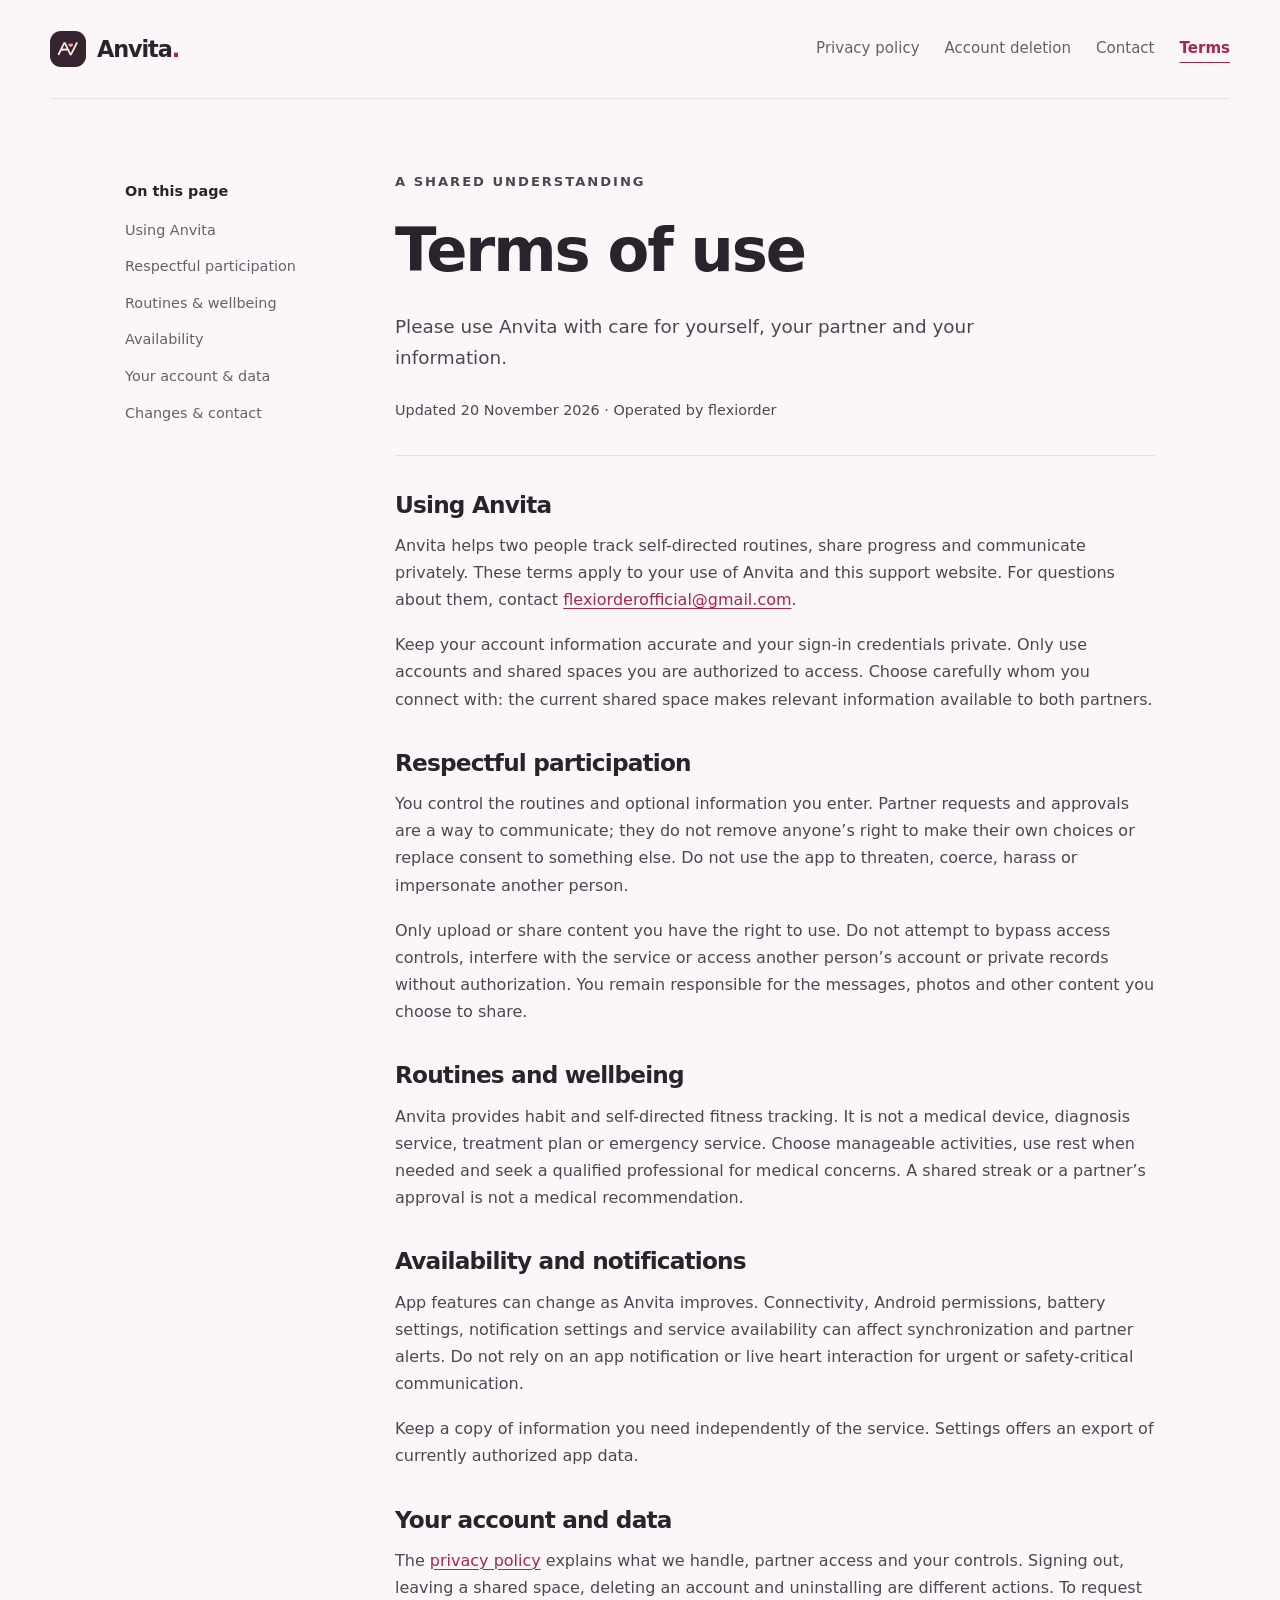
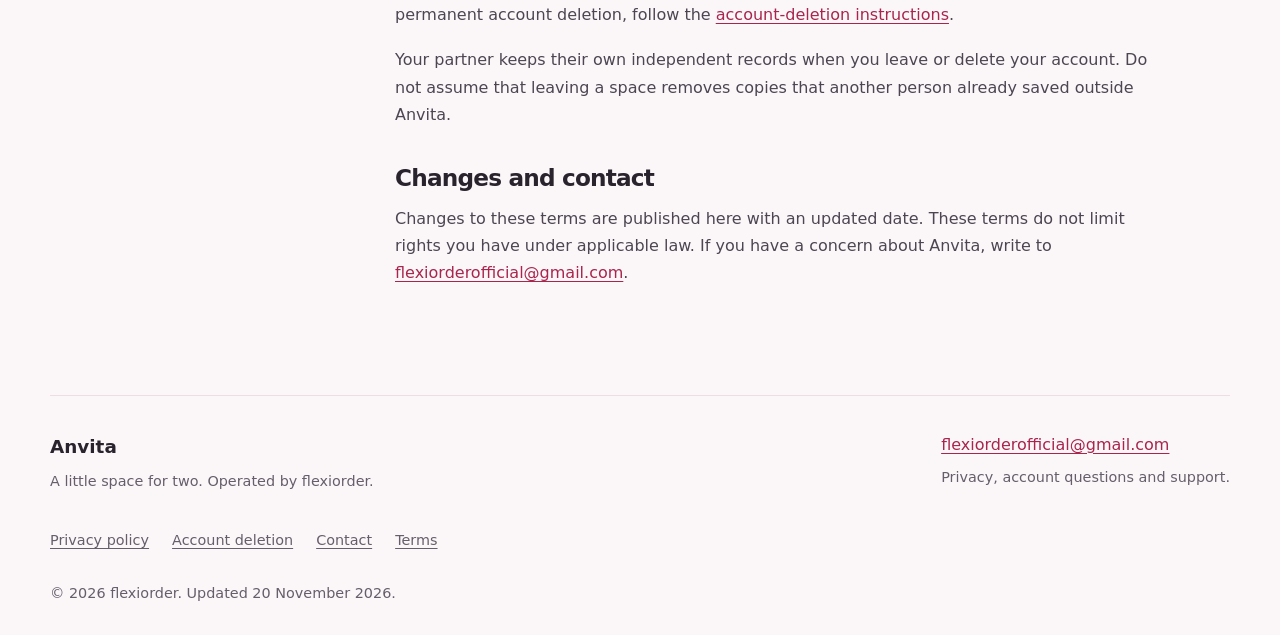
<file: terms/index.html>
<!doctype html>
<html lang="en">
<head>
  <meta charset="utf-8">
  <meta name="viewport" content="width=device-width, initial-scale=1">
  <meta name="description" content="Terms for using Anvita responsibly, including accounts, partner communication, routines, notifications and account deletion.">
  <meta name="theme-color" content="#fbf7f9">
  <meta name="referrer" content="strict-origin-when-cross-origin">
  <title>Terms of use · Anvita</title>
  <link rel="icon" href="../favicon.svg" type="image/svg+xml">
  <link rel="stylesheet" href="../styles.css">
</head>
<body>
<a class="skip-link" href="#main">Skip to content</a>
<header class="site-header">
  <a class="brand" href="../" aria-label="Anvita home"><img src="../favicon.svg" width="36" height="36" alt=""><span>Anvita<span class="brand-dot">.</span></span></a>
  <nav class="main-nav" aria-label="Main navigation"><a href="../privacy/">Privacy policy</a><a href="../delete-account/">Account deletion</a><a href="../contact/">Contact</a><a href="../terms/" aria-current="page">Terms</a></nav>
</header>
<main id="main" tabindex="-1" class="page page-grid">
<aside class="contents" aria-label="On this page"><p>On this page</p><nav><a href="#service">Using Anvita</a><a href="#respect">Respectful participation</a><a href="#wellbeing">Routines & wellbeing</a><a href="#availability">Availability</a><a href="#account">Your account & data</a><a href="#changes">Changes & contact</a></nav></aside>
<article class="document"><header class="document-header"><p class="eyebrow">A SHARED UNDERSTANDING</p><h1>Terms of use</h1><p class="lead">Please use Anvita with care for yourself, your partner and your information.</p><p class="updated">Updated 20 November 2026 · Operated by flexiorder</p></header><section id="service"><h2>Using Anvita</h2><p>Anvita helps two people track self-directed routines, share progress and communicate privately. These terms apply to your use of Anvita and this support website. For questions about them, contact <a href="mailto:flexiorderofficial@gmail.com">flexiorderofficial@gmail.com</a>.</p><p>Keep your account information accurate and your sign-in credentials private. Only use accounts and shared spaces you are authorized to access. Choose carefully whom you connect with: the current shared space makes relevant information available to both partners.</p></section><section id="respect"><h2>Respectful participation</h2><p>You control the routines and optional information you enter. Partner requests and approvals are a way to communicate; they do not remove anyone’s right to make their own choices or replace consent to something else. Do not use the app to threaten, coerce, harass or impersonate another person.</p><p>Only upload or share content you have the right to use. Do not attempt to bypass access controls, interfere with the service or access another person’s account or private records without authorization. You remain responsible for the messages, photos and other content you choose to share.</p></section><section id="wellbeing"><h2>Routines and wellbeing</h2><p>Anvita provides habit and self-directed fitness tracking. It is not a medical device, diagnosis service, treatment plan or emergency service. Choose manageable activities, use rest when needed and seek a qualified professional for medical concerns. A shared streak or a partner’s approval is not a medical recommendation.</p></section><section id="availability"><h2>Availability and notifications</h2><p>App features can change as Anvita improves. Connectivity, Android permissions, battery settings, notification settings and service availability can affect synchronization and partner alerts. Do not rely on an app notification or live heart interaction for urgent or safety-critical communication.</p><p>Keep a copy of information you need independently of the service. Settings offers an export of currently authorized app data.</p></section><section id="account"><h2>Your account and data</h2><p>The <a href="../privacy/">privacy policy</a> explains what we handle, partner access and your controls. Signing out, leaving a shared space, deleting an account and uninstalling are different actions. To request permanent account deletion, follow the <a href="../delete-account/">account-deletion instructions</a>.</p><p>Your partner keeps their own independent records when you leave or delete your account. Do not assume that leaving a space removes copies that another person already saved outside Anvita.</p></section><section id="changes"><h2>Changes and contact</h2><p>Changes to these terms are published here with an updated date. These terms do not limit rights you have under applicable law. If you have a concern about Anvita, write to <a href="mailto:flexiorderofficial@gmail.com">flexiorderofficial@gmail.com</a>.</p></section></article>
</main>
<footer class="site-footer"><div><a class="footer-brand" href="../">Anvita</a><p>A little space for two. Operated by flexiorder.</p></div><div><a href="mailto:flexiorderofficial@gmail.com">flexiorderofficial@gmail.com</a><p>Privacy, account questions and support.</p></div><nav aria-label="Footer navigation"><a href="../privacy/">Privacy policy</a><a href="../delete-account/">Account deletion</a><a href="../contact/">Contact</a><a href="../terms/" aria-current="page">Terms</a></nav><p class="copyright">© 2026 flexiorder. Updated 20 November 2026.</p></footer>
</body>
</html>
</file>
<file: styles.css>
:root{color-scheme:light;--paper:#fbf7f9;--white:#fff;--ink:#29232d;--muted:#665e6a;--accent:#a9254e;--accent-dark:#801b3b;--line:#e9dfe5;--blush:#f8e9ef;--radius:22px;font-family:Inter,ui-sans-serif,system-ui,-apple-system,BlinkMacSystemFont,"Segoe UI",sans-serif;font-size:16px;line-height:1.7;color:var(--ink);background:var(--paper)}*{box-sizing:border-box}body{margin:0}a{color:var(--accent);text-underline-offset:.2em;text-decoration-thickness:1px}a:hover{color:var(--accent-dark)}a:focus-visible{outline:3px solid var(--accent);outline-offset:5px;border-radius:3px}img{max-width:100%;height:auto}h1,h2,h3,p{margin-top:0}h1,h2,h3{line-height:1.17;letter-spacing:-.035em}h1{font-size:clamp(2.5rem,5.7vw,4.8rem);font-weight:720;margin-bottom:24px}h2{font-size:1.55rem;font-weight:680;margin-bottom:14px}p{margin-bottom:18px}li+li{margin-top:10px}.site-header,.site-footer,.page{width:min(1180px,calc(100% - 80px));margin-inline:auto}.site-header{display:flex;align-items:center;justify-content:space-between;gap:30px;padding-block:30px;border-bottom:1px solid var(--line)}.brand{display:inline-flex;align-items:center;gap:11px;font-size:1.4rem;font-weight:750;letter-spacing:-.05em;text-decoration:none;color:var(--ink);flex-shrink:0}.brand img{width:36px;height:36px;border-radius:11px}.brand-dot{color:var(--accent)}.main-nav{display:flex;align-items:center;justify-content:flex-end;gap:25px;font-size:.94rem}.main-nav a{color:var(--muted);text-decoration:none;white-space:nowrap}.main-nav a:hover,.main-nav a[aria-current=page]{color:var(--accent)}.main-nav a[aria-current=page]{font-weight:650;text-decoration:underline;text-underline-offset:9px}.skip-link{position:absolute;top:-90px;left:20px;padding:12px 18px;background:var(--white);z-index:5}.skip-link:focus{top:12px}.page{padding-block:72px 90px;min-height:60vh}.eyebrow{font-size:.82rem;letter-spacing:.15em;font-weight:750;color:var(--accent);margin-bottom:22px}.small-heart{margin-right:7px}.welcome{display:grid;grid-template-columns:1.25fr 1fr;gap:90px;align-items:center;padding:10px 0 70px}.lead{font-size:1.15rem;line-height:1.7;color:var(--muted);max-width:650px}.welcome .lead{max-width:510px;margin-bottom:30px}.button{display:inline-block;padding:13px 23px;color:var(--white);background:var(--accent);border:1px solid var(--accent);border-radius:11px;font-weight:650;text-decoration:none;line-height:1.6}.button:hover{background:var(--accent-dark);border-color:var(--accent-dark);color:var(--white)}.publisher{margin-top:25px;font-size:.9rem;color:var(--muted)}.publisher strong{font-weight:650}.quick-help{padding:36px;background:var(--white);border:1px solid var(--line);border-radius:var(--radius);box-shadow:0 18px 50px #38243107}.hero-heart{margin-bottom:20px;border-radius:22px}.quick-help h2{font-size:1.7rem;max-width:290px}.quick-help p{color:var(--muted)}.email{font-weight:650;overflow-wrap:anywhere}.quick-help .small{margin-top:25px}.small{font-size:.92rem;color:var(--muted);line-height:1.65}.text-link{font-weight:650}.resource-list{border-top:1px solid var(--line)}.resource-list>a{display:flex;align-items:center;gap:24px;padding:27px 5px;border-bottom:1px solid var(--line);color:var(--ink);text-decoration:none}.resource-list>a:hover{background:var(--white)}.resource-list h2{font-size:1.23rem;margin-bottom:6px}.resource-list p{color:var(--muted);margin:0;font-size:.97rem}.resource-symbol{display:grid;place-items:center;width:48px;height:48px;border-radius:14px;background:var(--blush);color:var(--accent);font-size:1.6rem;flex-shrink:0}.resource-action{margin-left:auto;flex-shrink:0;font-weight:650;color:var(--accent);font-size:.9rem;padding-left:20px}.page-grid{display:grid;grid-template-columns:205px minmax(0,760px);gap:65px;justify-content:center;align-items:start}.contents{position:sticky;top:30px;padding-top:8px;font-size:.9rem}.contents>p{font-weight:700;color:var(--ink);margin-bottom:13px}.contents nav{display:flex;flex-direction:column;gap:9px}.contents a{color:var(--muted);text-decoration:none;line-height:1.5;padding-block:3px}.contents a:hover{color:var(--accent);text-decoration:underline}.document{max-width:760px;min-width:0;margin-inline:auto}.document-header{padding-bottom:32px;margin-bottom:35px;border-bottom:1px solid var(--line)}.document h1{font-size:clamp(2.5rem,4.8vw,3.8rem)}.updated{font-size:.9rem;color:var(--muted);margin-top:25px;margin-bottom:0}.document section{scroll-margin-top:25px;margin-bottom:36px}.document section:last-child{margin-bottom:0}.document section h2{font-size:1.45rem;margin-bottom:14px}.document p,.document li,.document dd{color:#4d4652}.document strong{color:var(--ink)}.data-list dt{font-weight:700;margin-top:22px;margin-bottom:6px}.data-list dd{margin-left:0}.request-panel{padding:30px;background:var(--white);border:1px solid var(--line);border-radius:var(--radius)}.request-panel .button{margin-block:6px 20px}.request-panel .small{margin-bottom:0}.steps{padding-left:24px}.steps li{padding-left:7px;margin-bottom:18px}.large-email{font-size:clamp(1rem,2.9vw,1.5rem)}.contact-document{max-width:800px}.contact-options{display:grid;grid-template-columns:1fr 1fr;gap:36px;border-block:1px solid var(--line);padding-block:32px}.contact-options h2{font-size:1.25rem!important}.site-footer{padding:35px 0 30px;border-top:1px solid var(--line);display:grid;grid-template-columns:1fr 1fr;gap:28px}.site-footer p{font-size:.9rem;color:var(--muted);margin:7px 0}.footer-brand{font-size:1.15rem;font-weight:750;color:var(--ink);text-decoration:none}.site-footer>div:nth-child(2){justify-self:end;max-width:100%;overflow-wrap:anywhere}.site-footer nav{display:flex;flex-wrap:wrap;gap:12px 23px;grid-column:1/-1;font-size:.9rem}.site-footer nav a{color:var(--muted)}.copyright{grid-column:1/-1!important;margin:0!important}@media(max-width:950px){.site-header,.site-footer,.page{width:calc(100% - 48px)}.site-header{gap:20px}.main-nav{gap:18px;font-size:.88rem}.welcome{gap:35px}.page-grid{grid-template-columns:165px minmax(0,1fr);gap:35px}.quick-help{padding:28px}.resource-action{display:none}}@media(max-width:700px){.site-header,.site-footer,.page{width:calc(100% - 36px)}.site-header{flex-wrap:wrap;padding-block:21px;gap:20px}.main-nav{width:100%;justify-content:flex-start;gap:13px 20px;flex-wrap:wrap;font-size:.89rem}.main-nav a[aria-current=page]{text-underline-offset:5px}.page{padding-block:42px 55px}.welcome{grid-template-columns:1fr;gap:28px;padding-bottom:40px}.welcome h1{font-size:3.35rem}.quick-help{padding:25px}.hero-heart{width:62px;height:62px;margin-bottom:16px}.quick-help h2{font-size:1.55rem;max-width:none}.resource-list>a{gap:16px;padding-block:24px;align-items:flex-start}.resource-symbol{width:40px;height:40px;font-size:1.35rem;border-radius:12px}.resource-list h2{font-size:1.14rem}.resource-list p{font-size:.94rem}.page-grid{display:block}.contents{position:static;border:1px solid var(--line);border-radius:14px;padding:18px 20px;margin-bottom:36px;background:var(--white)}.contents nav{display:flex;flex-direction:row;flex-wrap:wrap;gap:8px 20px}.contents a{font-size:.86rem}.document-header{padding-bottom:27px;margin-bottom:28px}.document h1{font-size:2.6rem;overflow-wrap:anywhere}.lead{font-size:1.05rem}.document section h2{font-size:1.3rem}.request-panel{padding:22px}.request-panel .button{width:100%;text-align:center}.contact-options{grid-template-columns:1fr;gap:28px}.site-footer{grid-template-columns:1fr;gap:17px}.site-footer>div:nth-child(2){justify-self:start}.site-footer nav{gap:10px 18px}.site-footer p{font-size:.86rem}}@media(prefers-reduced-motion:no-preference){a{transition:background-color .15s,color .15s}}@media print{.main-nav,.contents,.site-footer nav,.skip-link{display:none}.site-header,.site-footer,.page{width:100%}.page-grid{display:block}.page{padding-block:25px}.document{max-width:100%}.document-header{margin-bottom:25px}.request-panel{break-inside:avoid}body{background:white}a{color:inherit}.site-header{padding-top:0}}

@media(max-width:700px){.deletion-page .contents{display:none}.deletion-page .document-header{margin-bottom:24px}.deletion-page .document h1{font-size:2.5rem}}
</file>
